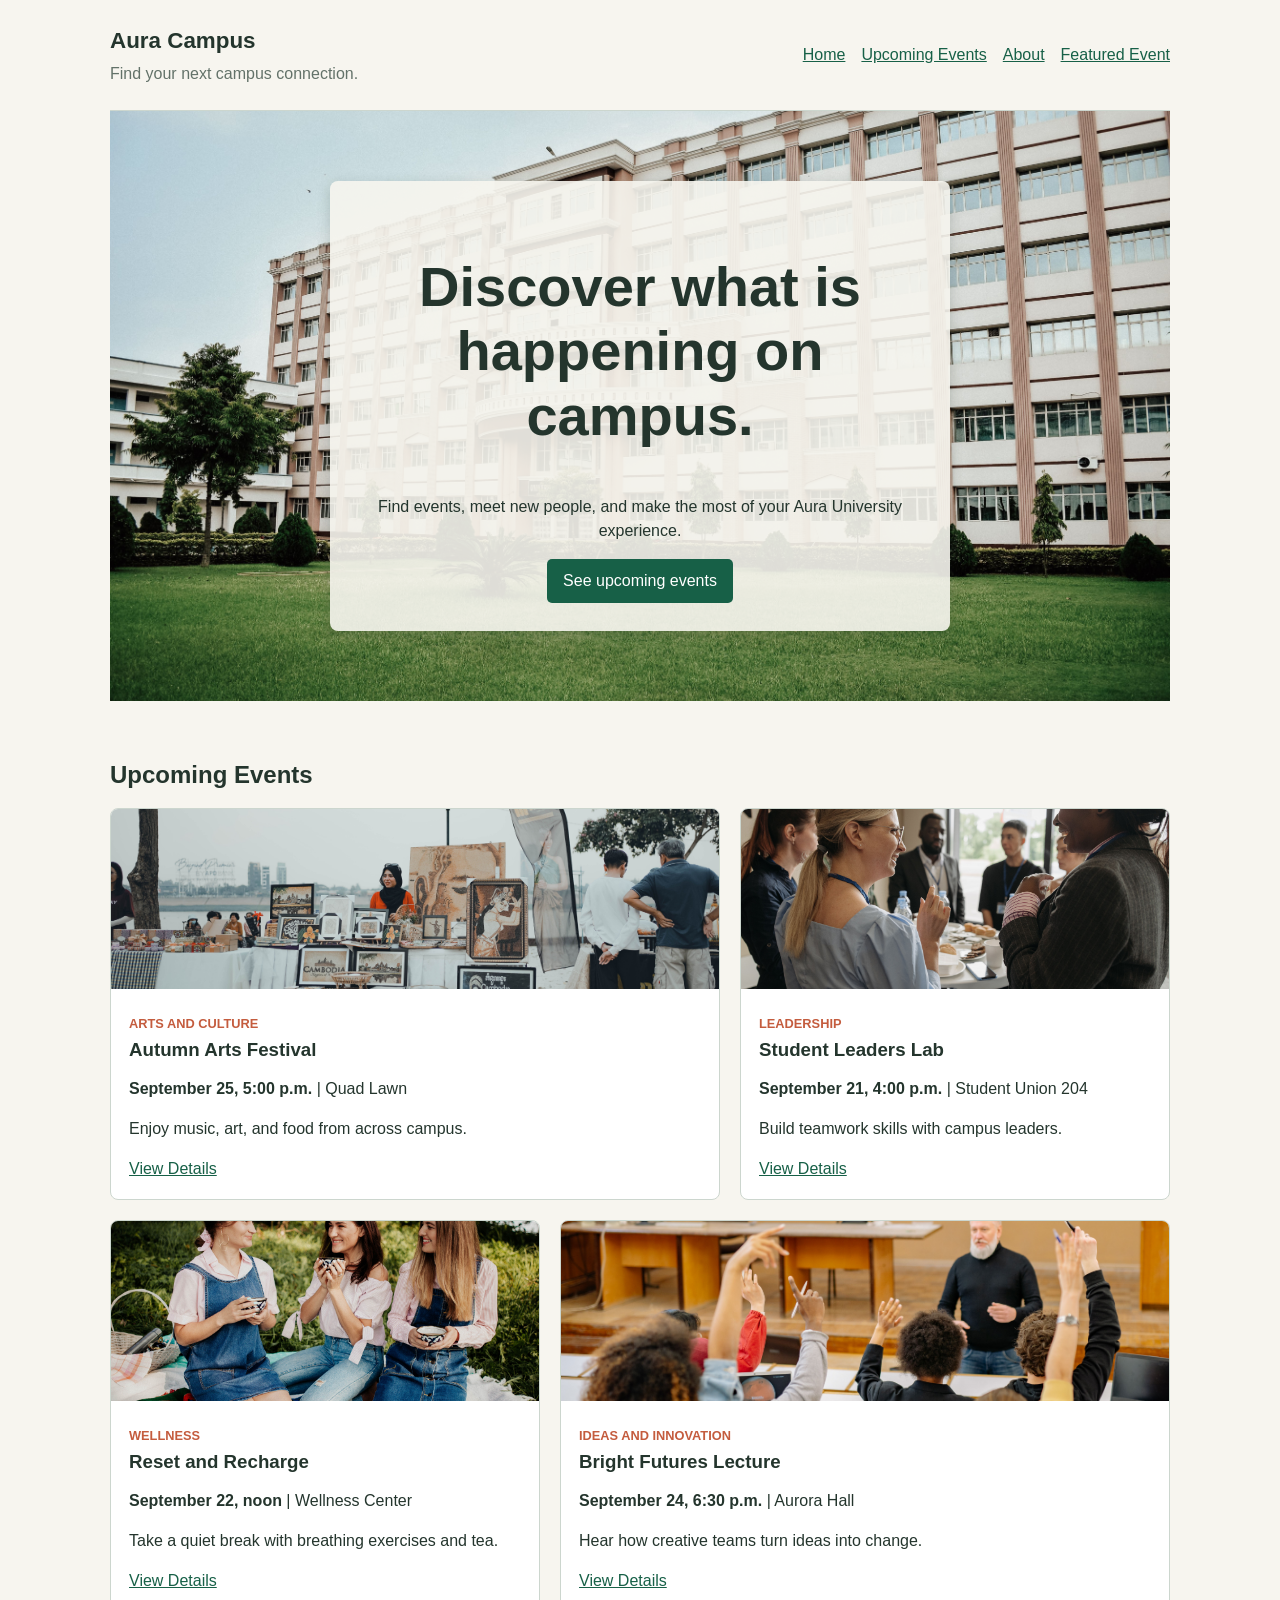
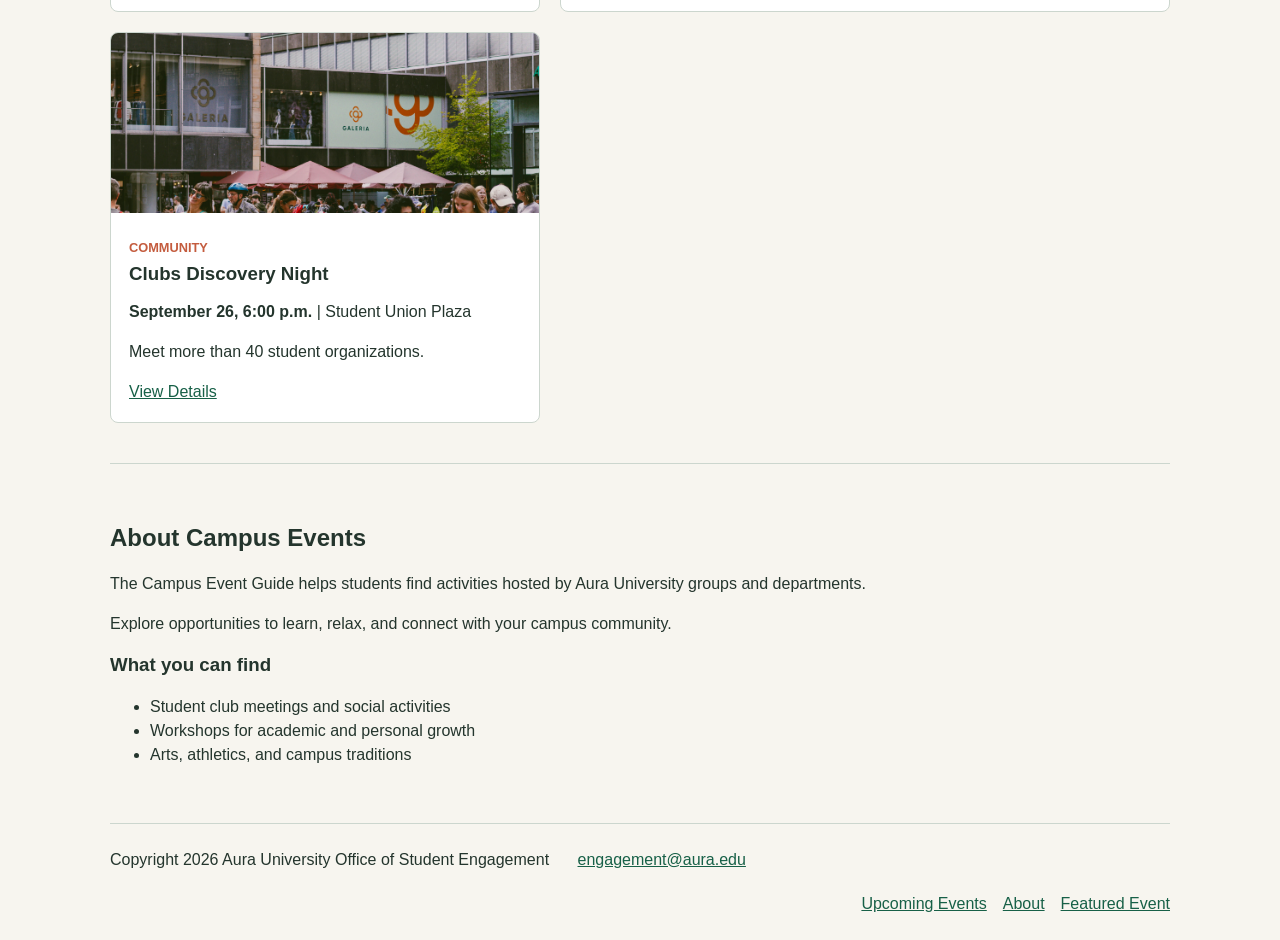
<file: index.html>
<!DOCTYPE html>
<html lang="en">

<head>
    <meta charset="UTF-8">
    <meta name="viewport" content="width=device-width, initial-scale=1.0">
    <title>Aura Campus Events</title>
    <link rel="stylesheet" href="styles.css">
</head>

<body>
    <header>
        <div>
            <a class="logo" href="index.html">Aura Campus</a>
            <p>Find your next campus connection.</p>
        </div>
        <nav aria-label="Main navigation">
            <ul>
                <li><a href="index.html">Home</a></li>
                <li><a href="#upcoming-events">Upcoming Events</a></li>
                <li><a href="#about">About</a></li>
                <li><a href="event.html">Featured Event</a></li>
            </ul>
        </nav>
    </header>

    <main>
        <section class="hero">
            <div>
                <h1>Discover what is happening on campus.</h1>
                <p>Find events, meet new people, and make the most of your Aura University experience.</p>
                <a class="button" href="#upcoming-events">See upcoming events</a>
            </div>
        </section>

        <section id="upcoming-events">
            <h2>Upcoming Events</h2>
            <div class="event-grid">
                <article class="event-card wide-card">
                    <img src="images/artfestival.jpg" alt="student at stand with several paintings on display">
                    <div>
                        <p class="category">Arts and Culture</p>
                        <h3>Autumn Arts Festival</h3>
                        <p><time datetime="2026-09-25T17:00"><strong>September 25, 5:00 p.m.</strong></time> | Quad Lawn
                        </p>
                        <p>Enjoy music, art, and food from across campus.</p>
                        <a href="event.html">View Details</a>
                    </div>
                </article>

                <article class="event-card">
                    <img src="images/leadershipevent.jpg" alt="Students in a leadership workshop roundtable">
                    <div>
                        <p class="category">Leadership</p>
                        <h3>Student Leaders Lab</h3>
                        <p><time datetime="2026-09-21T16:00"><strong>September 21, 4:00 p.m.</strong></time> | Student
                            Union 204</p>
                        <p>Build teamwork skills with campus leaders.</p>
                        <a href="event.html">View Details</a>
                    </div>
                </article>

                <article class="event-card">
                    <img src="images/rechargeevent.jpg" alt="students enjoying tea and relaxing outside">
                    <div>
                        <p class="category">Wellness</p>
                        <h3>Reset and Recharge</h3>
                        <p><time datetime="2026-09-22T12:00"><strong>September 22, noon</strong></time> | Wellness
                            Center</p>
                        <p>Take a quiet break with breathing exercises and tea.</p>
                        <a href="event.html">View Details</a>
                    </div>
                </article>

                <article class="event-card wide-card">
                    <img src="images/lecture.jpg" alt="Man giving lecture to students in lecture hall">
                    <div>
                        <p class="category">Ideas and Innovation</p>
                        <h3>Bright Futures Lecture</h3>
                        <p><time datetime="2026-09-24T18:30"><strong>September 24, 6:30 p.m.</strong></time> | Aurora
                            Hall</p>
                        <p>Hear how creative teams turn ideas into change.</p>
                        <a href="event.html">View Details</a>
                    </div>
                </article>

                <article class="event-card">
                    <img src="images/tablingevent.jpg"
                        alt="wideshot of club discovery night of students roaming the event and clubs with their tables and tarps.">
                    <div>
                        <p class="category">Community</p>
                        <h3>Clubs Discovery Night</h3>
                        <p><time datetime="2026-09-26T18:00"><strong>September 26, 6:00 p.m.</strong></time> | Student
                            Union Plaza</p>
                        <p>Meet more than 40 student organizations.</p>
                        <a href="event.html">View Details</a>
                    </div>
                </article>
            </div>
        </section>

        <section id="about" class="about">
            <h2>About Campus Events</h2>
            <p>The Campus Event Guide helps students find activities hosted by Aura University groups and departments.
            </p>
            <p>Explore opportunities to learn, relax, and connect with your campus community.</p>
            <h3>What you can find</h3>
            <ul>
                <li>Student club meetings and social activities</li>
                <li>Workshops for academic and personal growth</li>
                <li>Arts, athletics, and campus traditions</li>
            </ul>
        </section>
    </main>

    <footer>
        <p>Copyright 2026 Aura University Office of Student Engagement</p>
        <p><a href="mailto:engagement@northstar.edu">engagement@aura.edu</a></p>
        <nav aria-label="Footer navigation">
            <ul>
                <li><a href="#upcoming-events">Upcoming Events</a></li>
                <li><a href="#about">About</a></li>
                <li><a href="event.html">Featured Event</a></li>
            </ul>
        </nav>
    </footer>
</body>

</html>
</file>
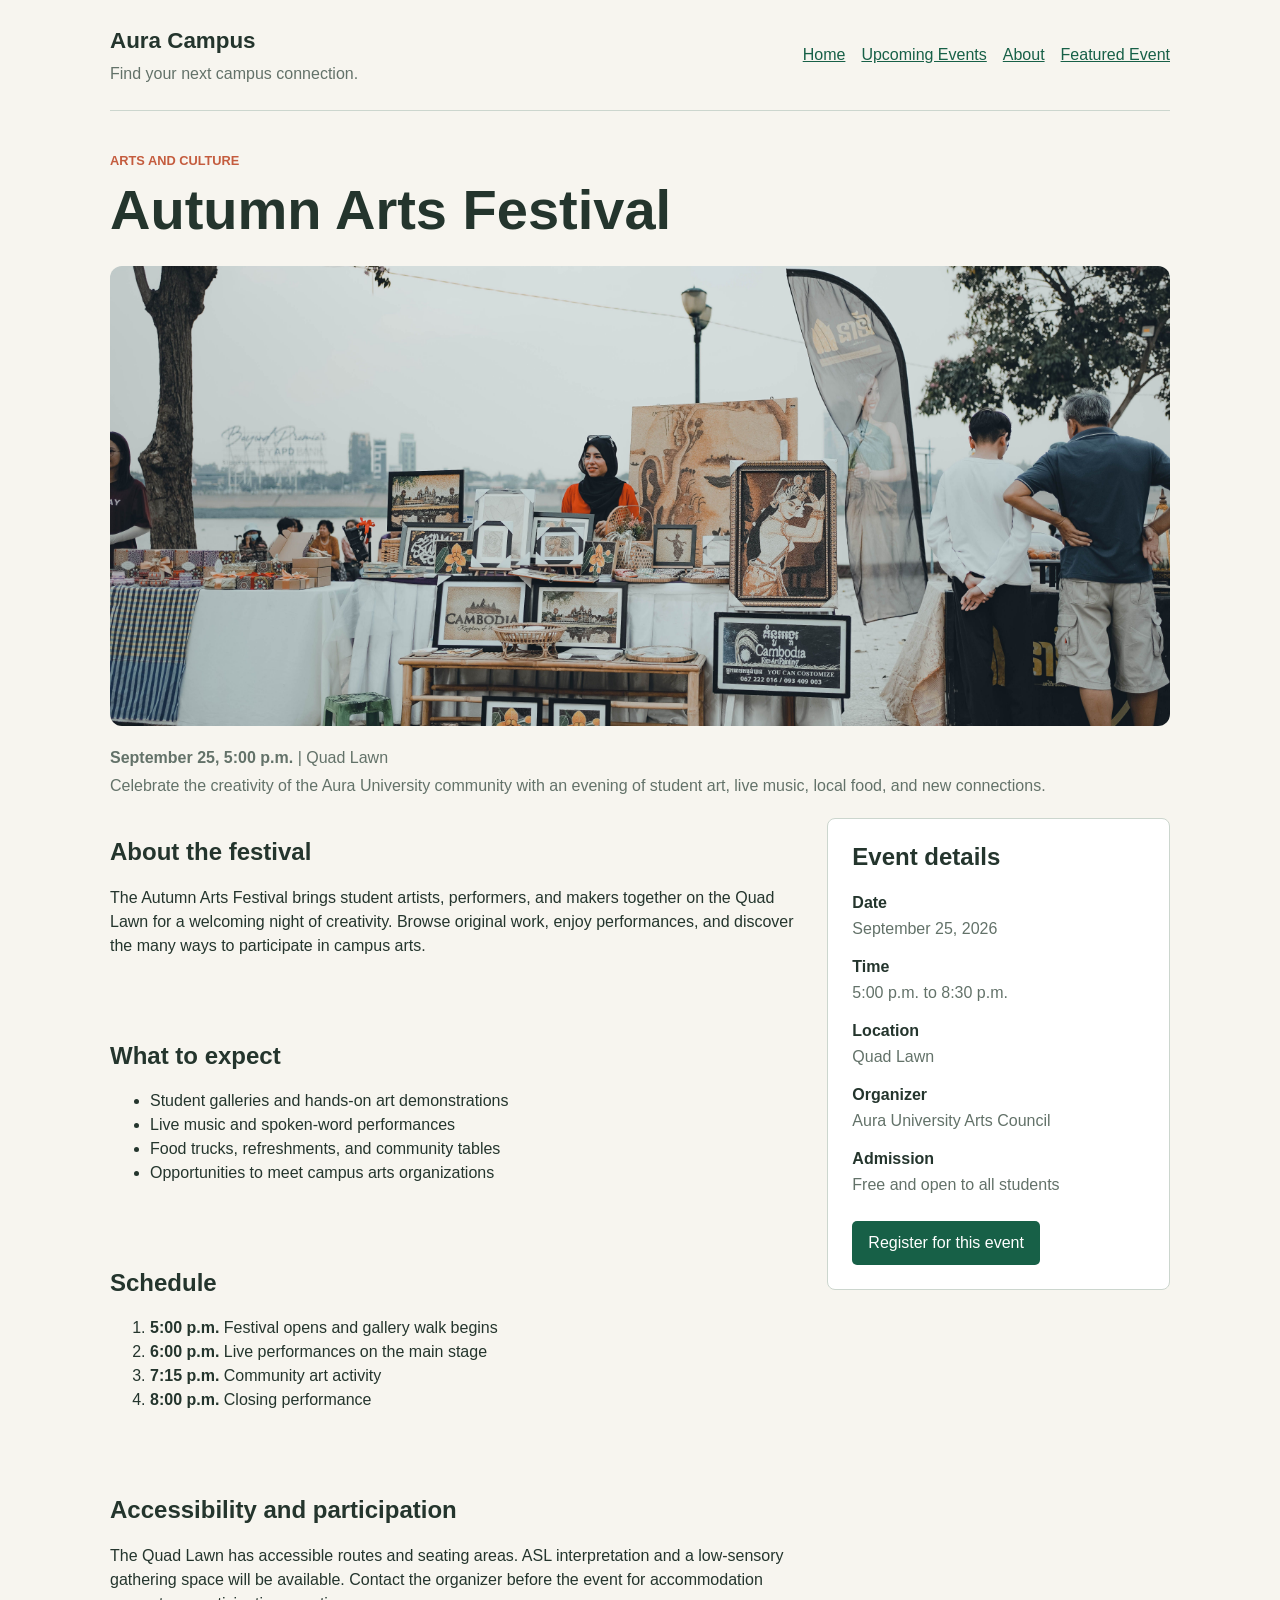
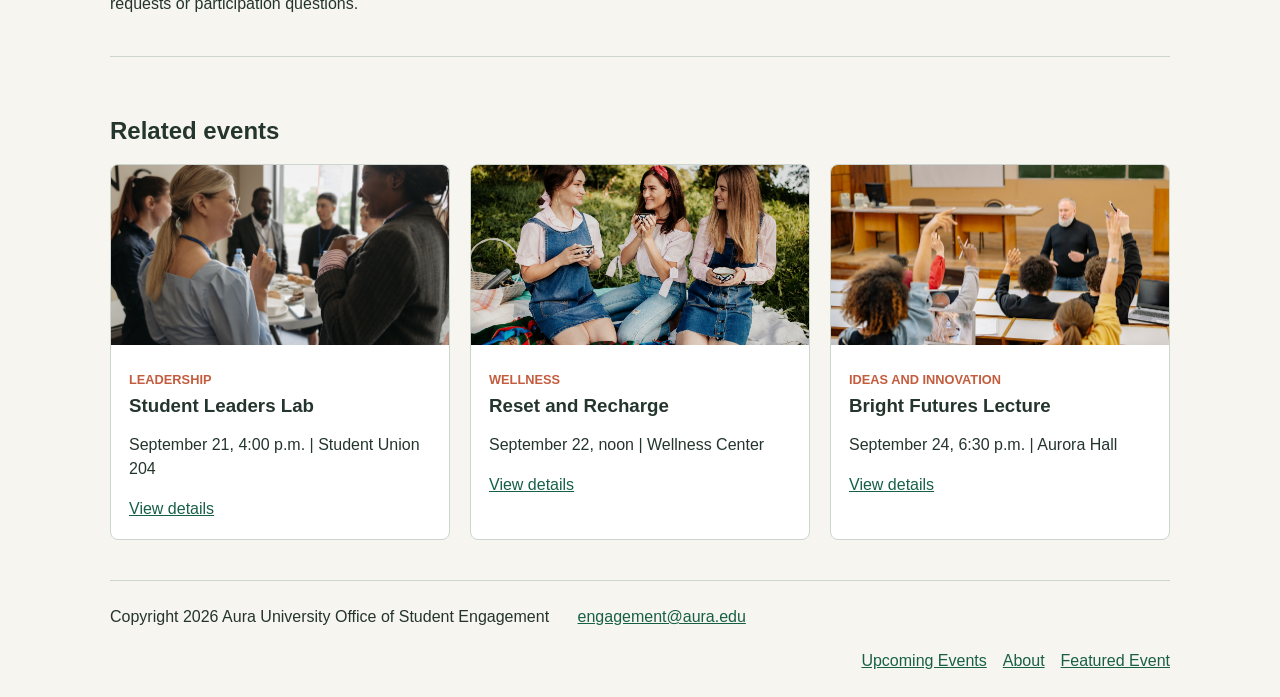
<file: event.html>
<!DOCTYPE html>
<html lang="en">

<head>
    <meta charset="UTF-8">
    <meta name="viewport" content="width=device-width, initial-scale=1.0">
    <title>Autumn Arts Festival | Aura Campus Events</title>
    <link rel="stylesheet" href="styles.css">
</head>

<body>
    <header>
        <div>
            <a class="logo" href="index.html">Aura Campus</a>
            <p>Find your next campus connection.</p>
        </div>
        <nav aria-label="Main navigation">
            <ul>
                <li><a href="index.html">Home</a></li>
                <li><a href="index.html#upcoming-events">Upcoming Events</a></li>
                <li><a href="index.html#about">About</a></li>
                <li><a href="event.html" aria-current="page">Featured Event</a></li>
            </ul>
        </nav>
    </header>

    <main>
        <article class="event-detail">
            <header class="event-introduction">
                <p class="category">Arts and Culture</p>
                <h1>Autumn Arts Festival</h1>
                <img src="images/artfestival.jpg" alt="Student at a stand with several paintings on display">
                <p><time datetime="2026-09-25T17:00"><strong>September 25, 5:00 p.m.</strong></time> | Quad Lawn</p>
                <p>Celebrate the creativity of the Aura University community with an evening of student art, live music,
                    local food, and new connections.</p>
            </header>

            <div class="event-layout">
                <div class="event-main-content">
                    <section>
                        <h2>About the festival</h2>
                        <p>The Autumn Arts Festival brings student artists, performers, and makers together on the Quad
                            Lawn for a welcoming night of creativity. Browse original work, enjoy performances, and
                            discover the many ways to participate in campus arts.</p>
                    </section>

                    <section>
                        <h2>What to expect</h2>
                        <ul>
                            <li>Student galleries and hands-on art demonstrations</li>
                            <li>Live music and spoken-word performances</li>
                            <li>Food trucks, refreshments, and community tables</li>
                            <li>Opportunities to meet campus arts organizations</li>
                        </ul>
                    </section>

                    <section>
                        <h2>Schedule</h2>
                        <ol>
                            <li><strong>5:00 p.m.</strong> Festival opens and gallery walk begins</li>
                            <li><strong>6:00 p.m.</strong> Live performances on the main stage</li>
                            <li><strong>7:15 p.m.</strong> Community art activity</li>
                            <li><strong>8:00 p.m.</strong> Closing performance</li>
                        </ol>
                    </section>

                    <section>
                        <h2>Accessibility and participation</h2>
                        <p>The Quad Lawn has accessible routes and seating areas. ASL interpretation and a low-sensory
                            gathering space will be available. Contact the organizer before the event for accommodation
                            requests or participation questions.</p>
                    </section>
                </div>

                <aside class="event-sidebar">
                    <h2>Event details</h2>
                    <dl>
                        <dt>Date</dt>
                        <dd><time datetime="2026-09-25">September 25, 2026</time></dd>
                        <dt>Time</dt>
                        <dd><time datetime="2026-09-25T17:00">5:00 p.m.</time> to <time datetime="2026-09-25T20:30">8:30
                                p.m.</time></dd>
                        <dt>Location</dt>
                        <dd>Quad Lawn</dd>
                        <dt>Organizer</dt>
                        <dd>Aura University Arts Council</dd>
                        <dt>Admission</dt>
                        <dd>Free and open to all students</dd>
                    </dl>
                    <a class="button"
                        href="mailto:arts@aura.edu?subject=Autumn%20Arts%20Festival%20registration">Register for this
                        event</a>
                </aside>
            </div>
        </article>

        <section class="related-events">
            <h2>Related events</h2>
            <div class="related-event-list">
                <article class="event-card related-event-card">
                    <img src="images/leadershipevent.jpg" alt="Students in a leadership workshop roundtable">
                    <div>
                        <p class="category">Leadership</p>
                        <h3>Student Leaders Lab</h3>
                        <p><time datetime="2026-09-21T16:00">September 21, 4:00 p.m.</time> | Student Union 204</p>
                        <a href="event.html">View details</a>
                    </div>
                </article>

                <article class="event-card related-event-card">
                    <img src="images/rechargeevent.jpg" alt="Students enjoying tea and relaxing outside">
                    <div>
                        <p class="category">Wellness</p>
                        <h3>Reset and Recharge</h3>
                        <p><time datetime="2026-09-22T12:00">September 22, noon</time> | Wellness Center</p>
                        <a href="event.html">View details</a>
                    </div>
                </article>

                <article class="event-card related-event-card">
                    <img src="images/lecture.jpg" alt="Man giving a lecture to students in a lecture hall">
                    <div>
                        <p class="category">Ideas and Innovation</p>
                        <h3>Bright Futures Lecture</h3>
                        <p><time datetime="2026-09-24T18:30">September 24, 6:30 p.m.</time> | Aurora Hall</p>
                        <a href="event.html">View details</a>
                    </div>
                </article>
            </div>
        </section>
    </main>

    <footer>
        <p>Copyright 2026 Aura University Office of Student Engagement</p>
        <p><a href="mailto:engagement@aura.edu">engagement@aura.edu</a></p>
        <nav aria-label="Footer navigation">
            <ul>
                <li><a href="index.html#upcoming-events">Upcoming Events</a></li>
                <li><a href="index.html#about">About</a></li>
                <li><a href="event.html" aria-current="page">Featured Event</a></li>
            </ul>
        </nav>
    </footer>
</body>

</html>
</file>
<file: styles.css>
* {
	box-sizing: border-box;
}

body {
	max-width: 1100px;
	margin: 0 auto;
	padding: 0 20px;
	color: #24352d;
	background: #f7f5ef;
	font-family: Arial, sans-serif;
	line-height: 1.5;
}

header,
footer {
	padding: 24px 0;
}

header {
	display: flex;
	align-items: center;
	justify-content: space-between;
	gap: 20px;
	border-bottom: 1px solid #ccd6ce;
}

header p {
	margin: 4px 0 0;
	color: #637269;
}

.logo {
	color: #24352d;
	font-size: 1.4rem;
	font-weight: bold;
	text-decoration: none;
}

nav ul {
	display: flex;
	align-items: center;
	justify-content: flex-end;
	flex-wrap: wrap;
	gap: 16px;
	padding: 0;
	margin: 0;
	list-style: none;
}

a {
	color: #176047;
}

.hero {
	display: flex;
	align-items: center;
	justify-content: center;
	min-height: 460px;
	padding: 70px 0;
	background: url("images/ univpic.jpg") center / cover;
}

h1,
h2,
h3 {
	line-height: 1.15;
}

h1 {
	font-size: 3.5rem;
}

.hero>div {
	max-width: 620px;
	padding: 28px;
	text-align: center;
	border-radius: 8px;
	background: rgba(247, 245, 239, 0.9);
	box-shadow: 0 4px 14px rgba(36, 53, 45, 0.2);
}

.button {
	display: inline-block;
	padding: 10px 16px;
	border-radius: 5px;
	color: white;
	background: #176047;
	text-decoration: none;
}

section {
	padding: 40px 0;
}

.event-grid {
	display: grid;
	grid-template-columns: repeat(12, 1fr);
	gap: 20px;
}

.event-card {
	grid-column: span 5;
	overflow: hidden;
	border: 1px solid #ccd6ce;
	border-radius: 8px;
	background: white;
}

.wide-card {
	grid-column: span 7;
}

.event-card img {
	width: 100%;
	height: 180px;
	object-fit: cover;
}

.event-card div {
	padding: 18px;
}

.event-card h3 {
	margin: 6px 0;
}

.category {
	margin: 0;
	color: #c45c3e;
	font-size: 0.8rem;
	font-weight: bold;
	text-transform: uppercase;
}

.about {
	border-top: 1px solid #ccd6ce;
}

footer {
	border-top: 1px solid #ccd6ce;
}

footer p {
	display: inline-block;
	margin: 0 24px 12px 0;
}

footer nav {
	margin-top: 8px;
}

.event-introduction {
	display: block;
	padding: 40px 0 20px;
	border-bottom: 0;
}

.event-introduction h1 {
	margin: 8px 0 24px;
}

.event-introduction img {
	display: block;
	width: 100%;
	max-height: 460px;
	margin-bottom: 20px;
	border-radius: 12px;
	object-fit: cover;
}

.event-layout {
	display: grid;
	grid-template-columns: minmax(0, 2fr) minmax(240px, 1fr);
	gap: 32px;
	align-items: start;
}

.event-main-content section {
	padding: 24px 0;
}

.event-main-content section:first-child {
	padding-top: 0;
}

.event-sidebar {
	padding: 24px;
	border: 1px solid #ccd6ce;
	border-radius: 8px;
	background: white;
}

.event-sidebar h2 {
	margin-top: 0;
}

.event-sidebar dl {
	margin: 0 0 24px;
}

.event-sidebar dt {
	margin-top: 14px;
	font-weight: bold;
}

.event-sidebar dt:first-child {
	margin-top: 0;
}

.event-sidebar dd {
	margin: 2px 0 0;
	color: #637269;
}

.related-events {
	border-top: 1px solid #ccd6ce;
}

.related-event-list {
	display: flex;
	flex-wrap: wrap;
	gap: 20px;
}

.related-event-card {
	flex: 1 1 220px;
}

@media (max-width: 850px) {
	.event-layout {
		grid-template-columns: minmax(0, 1.5fr) minmax(210px, 1fr);
		gap: 20px;
	}

	.hero {
		min-height: 400px;
	}
}

@media (max-width: 650px) {
	header {
		align-items: flex-start;
		flex-direction: column;
	}

	header nav ul {
		justify-content: flex-start;
	}

	.event-layout {
		grid-template-columns: 1fr;
	}

	h1 {
		font-size: 2.5rem;
	}
}
</file>
